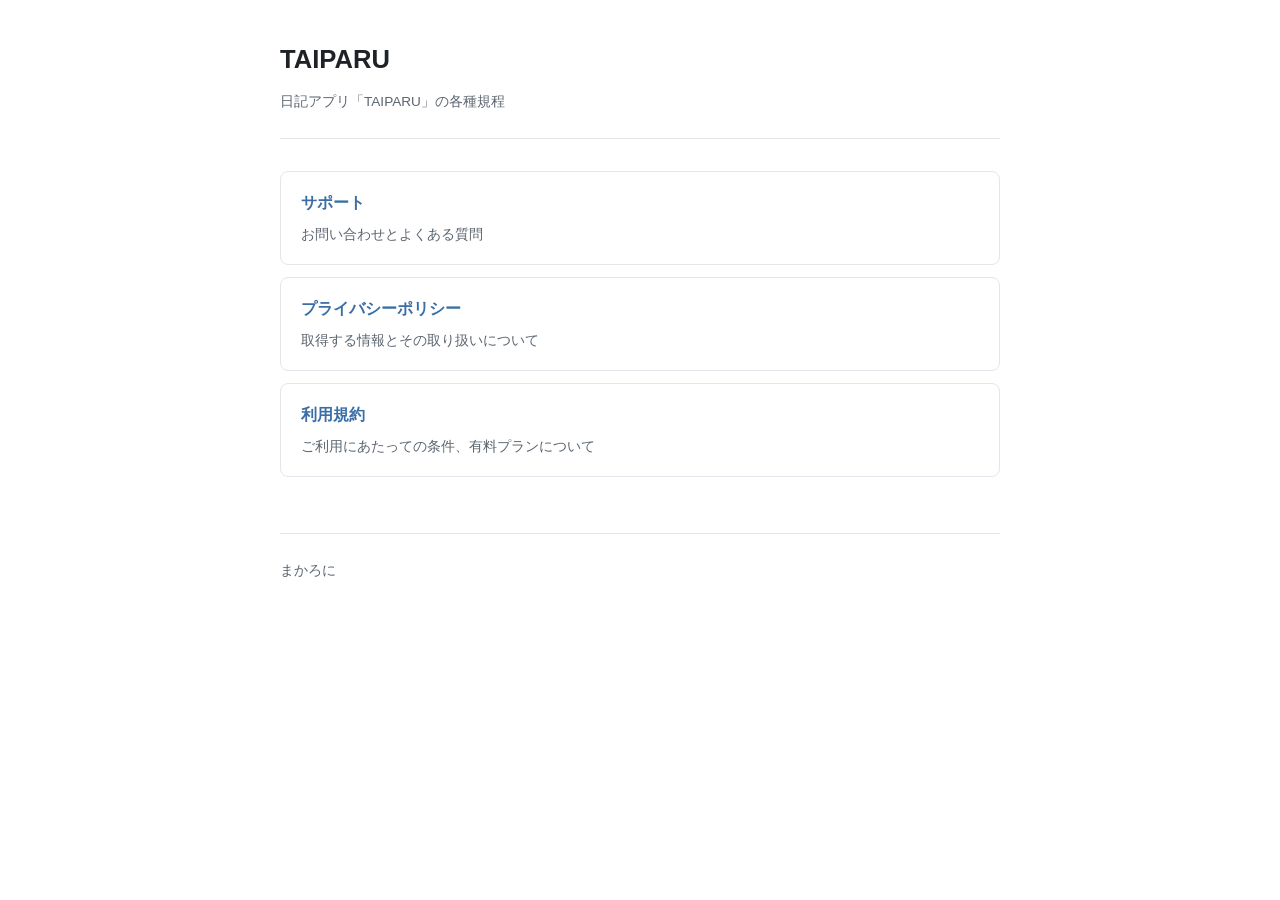
<file: index.html>
<!DOCTYPE html>
<html lang="ja">
<head>
<meta charset="UTF-8">
<meta name="viewport" content="width=device-width, initial-scale=1">
<meta name="robots" content="index, follow">
<title>TAIPARU</title>
<link rel="stylesheet" href="style.css">
</head>
<body>
<header>
  <h1>TAIPARU</h1>
  <p class="meta">日記アプリ「TAIPARU」の各種規程</p>
</header>

<main>
  <ul class="doc-list">
    <li>
      <a href="support.html">
        サポート
        <span>お問い合わせとよくある質問</span>
      </a>
    </li>
    <li>
      <a href="privacy-policy.html">
        プライバシーポリシー
        <span>取得する情報とその取り扱いについて</span>
      </a>
    </li>
    <li>
      <a href="terms-of-service.html">
        利用規約
        <span>ご利用にあたっての条件、有料プランについて</span>
      </a>
    </li>
  </ul>
</main>

<footer>
  <p>まかろに</p>
</footer>
</body>
</html>
</file>
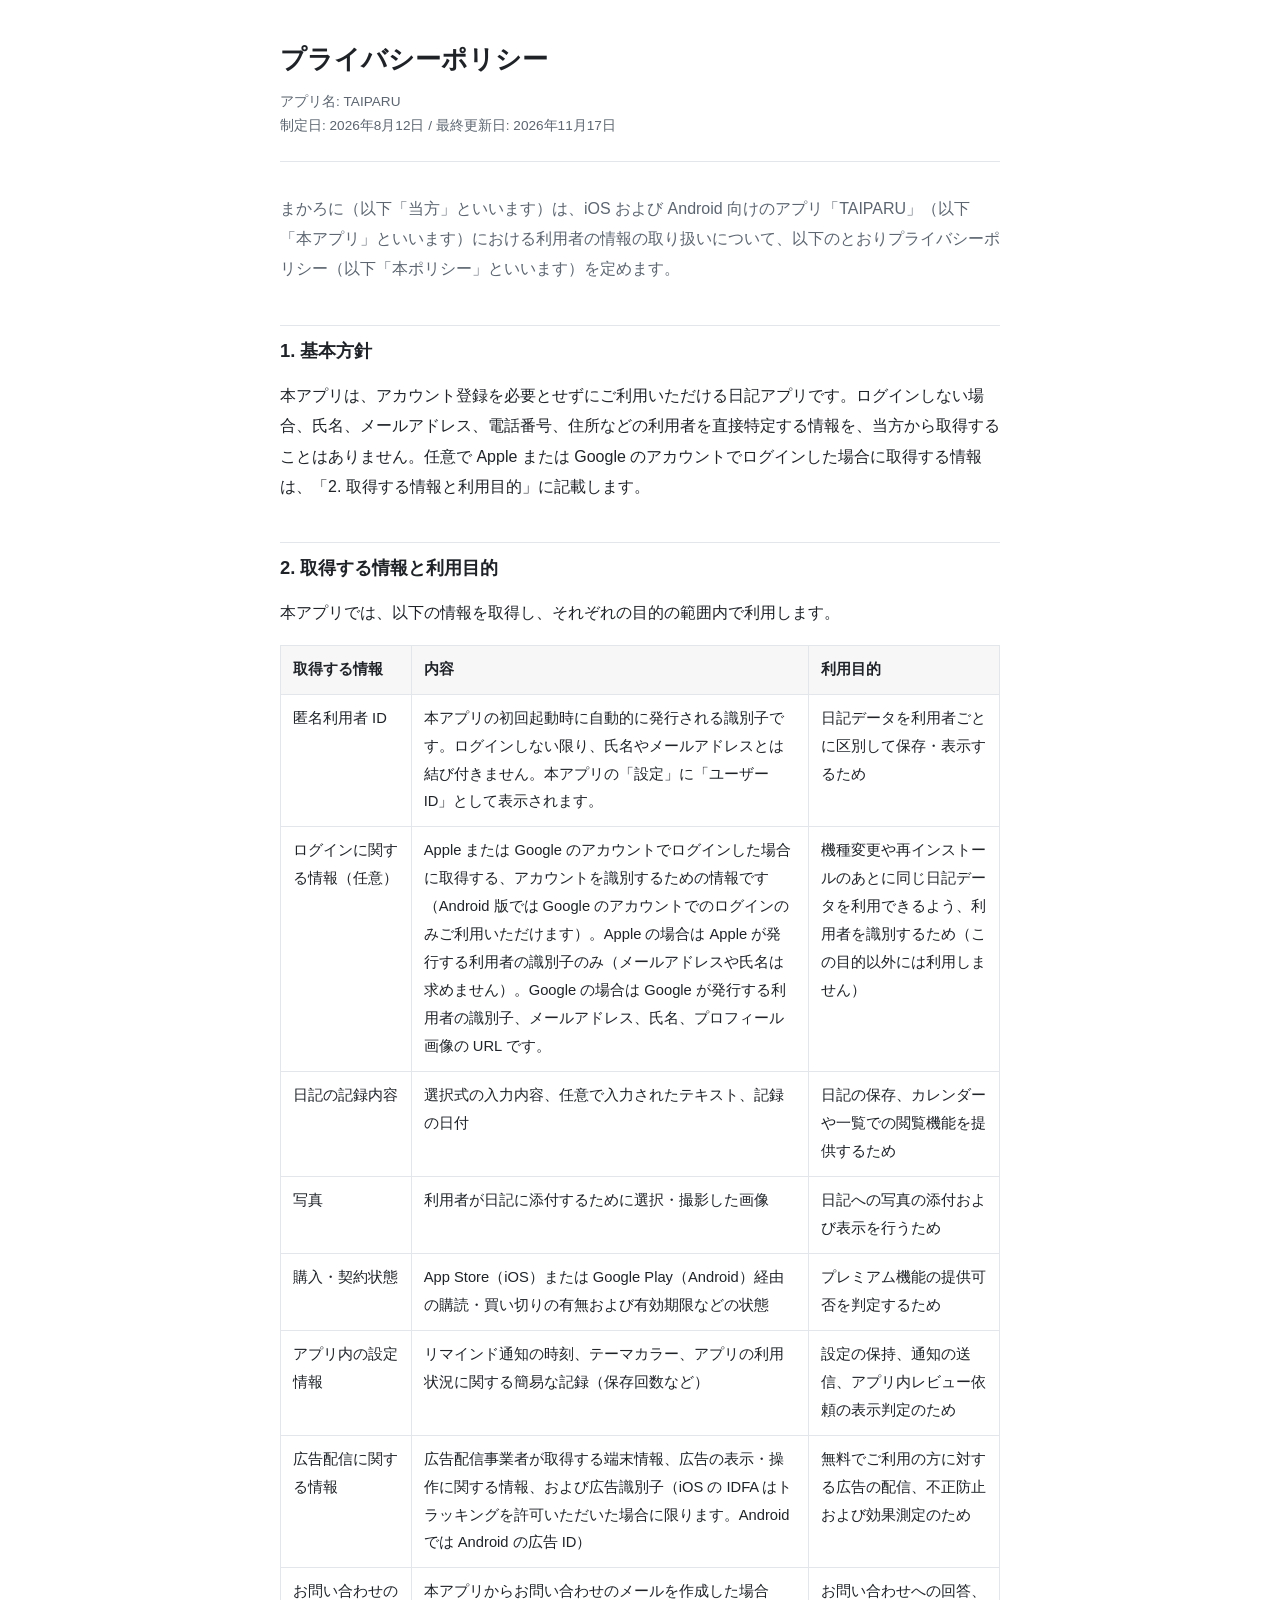
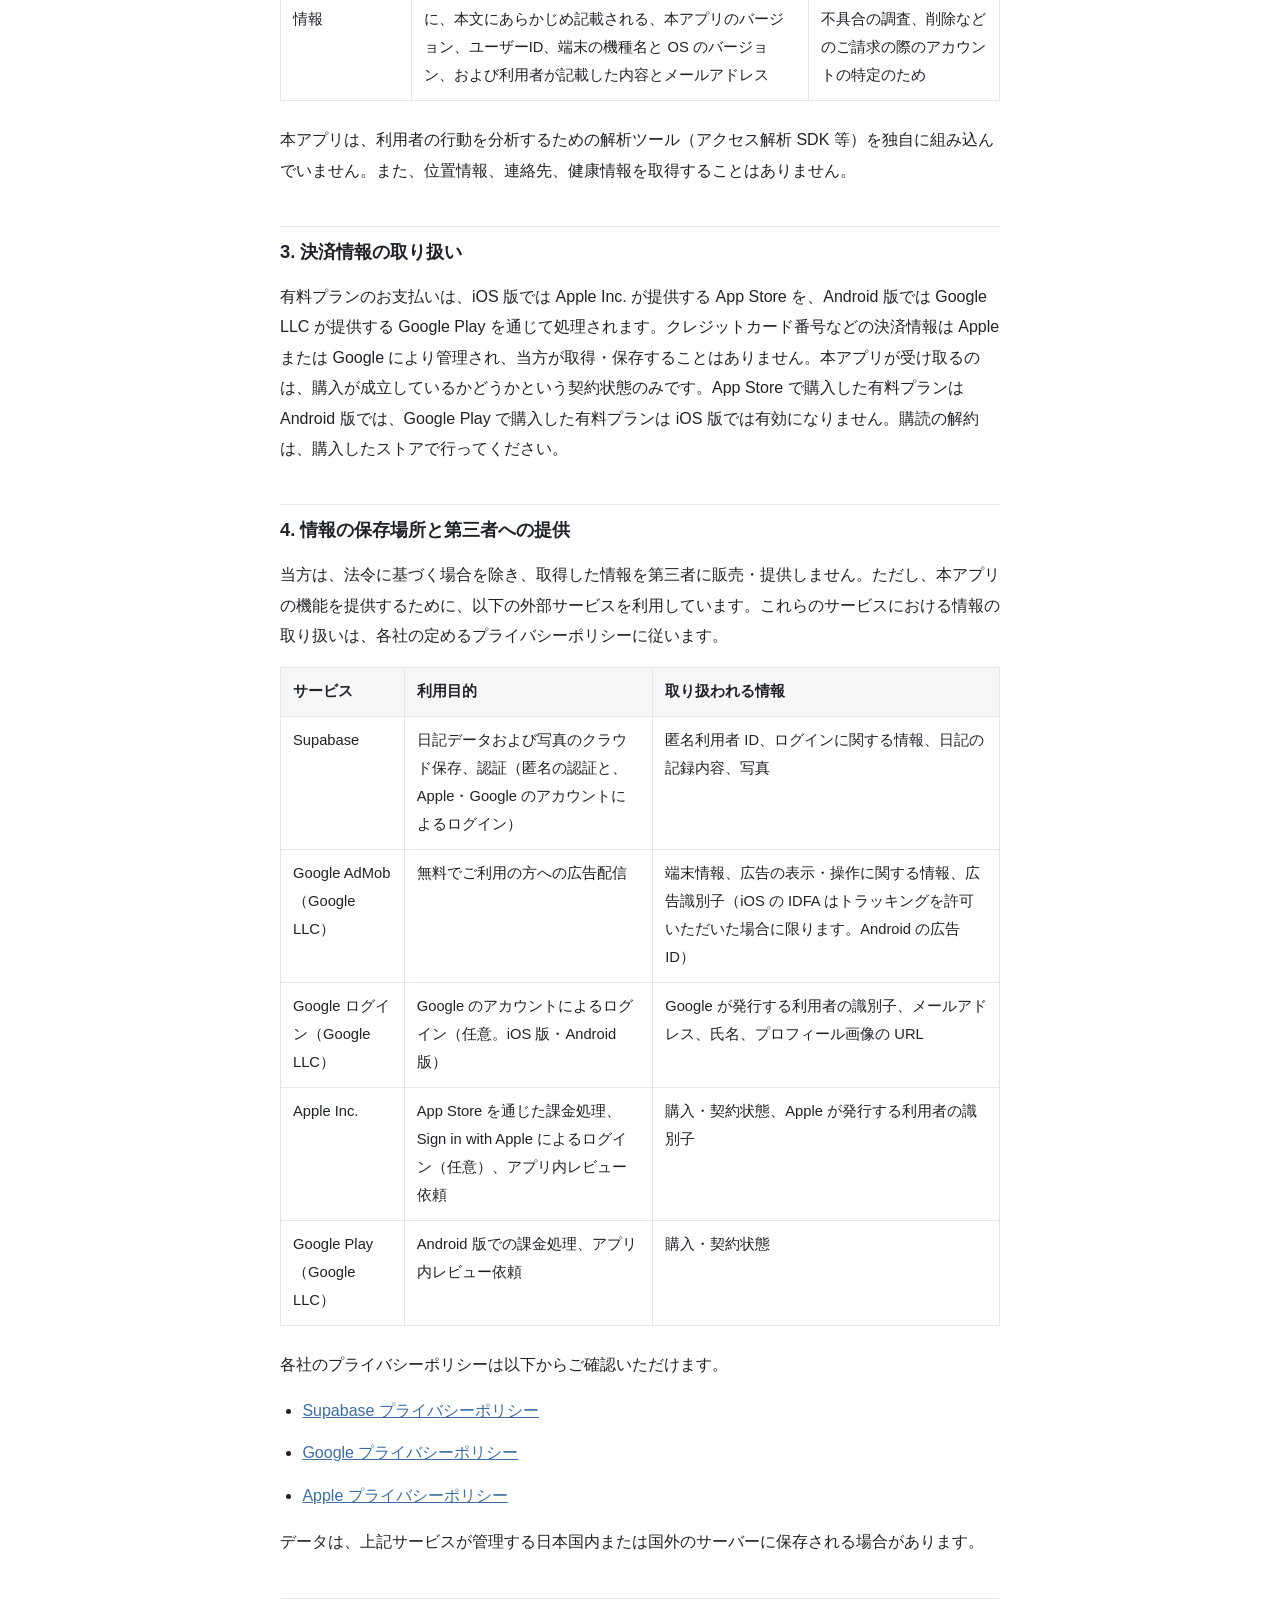
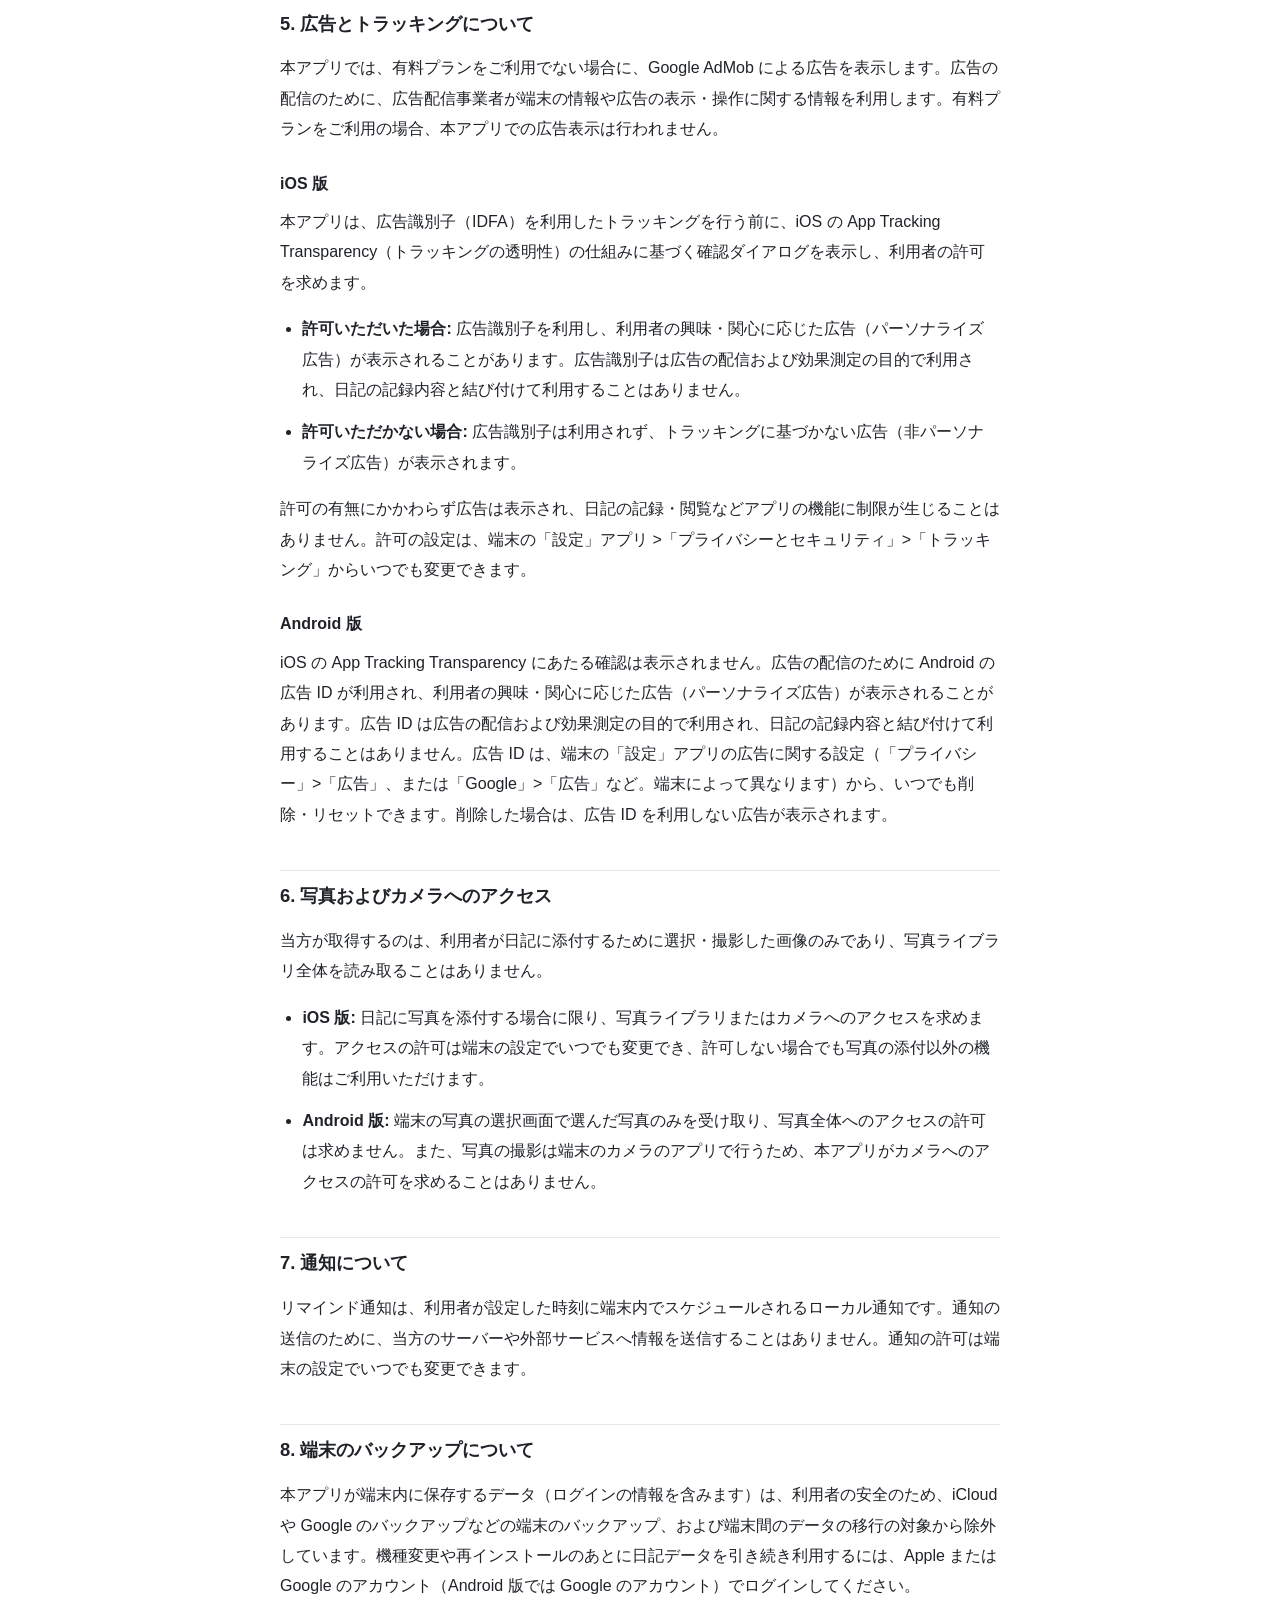
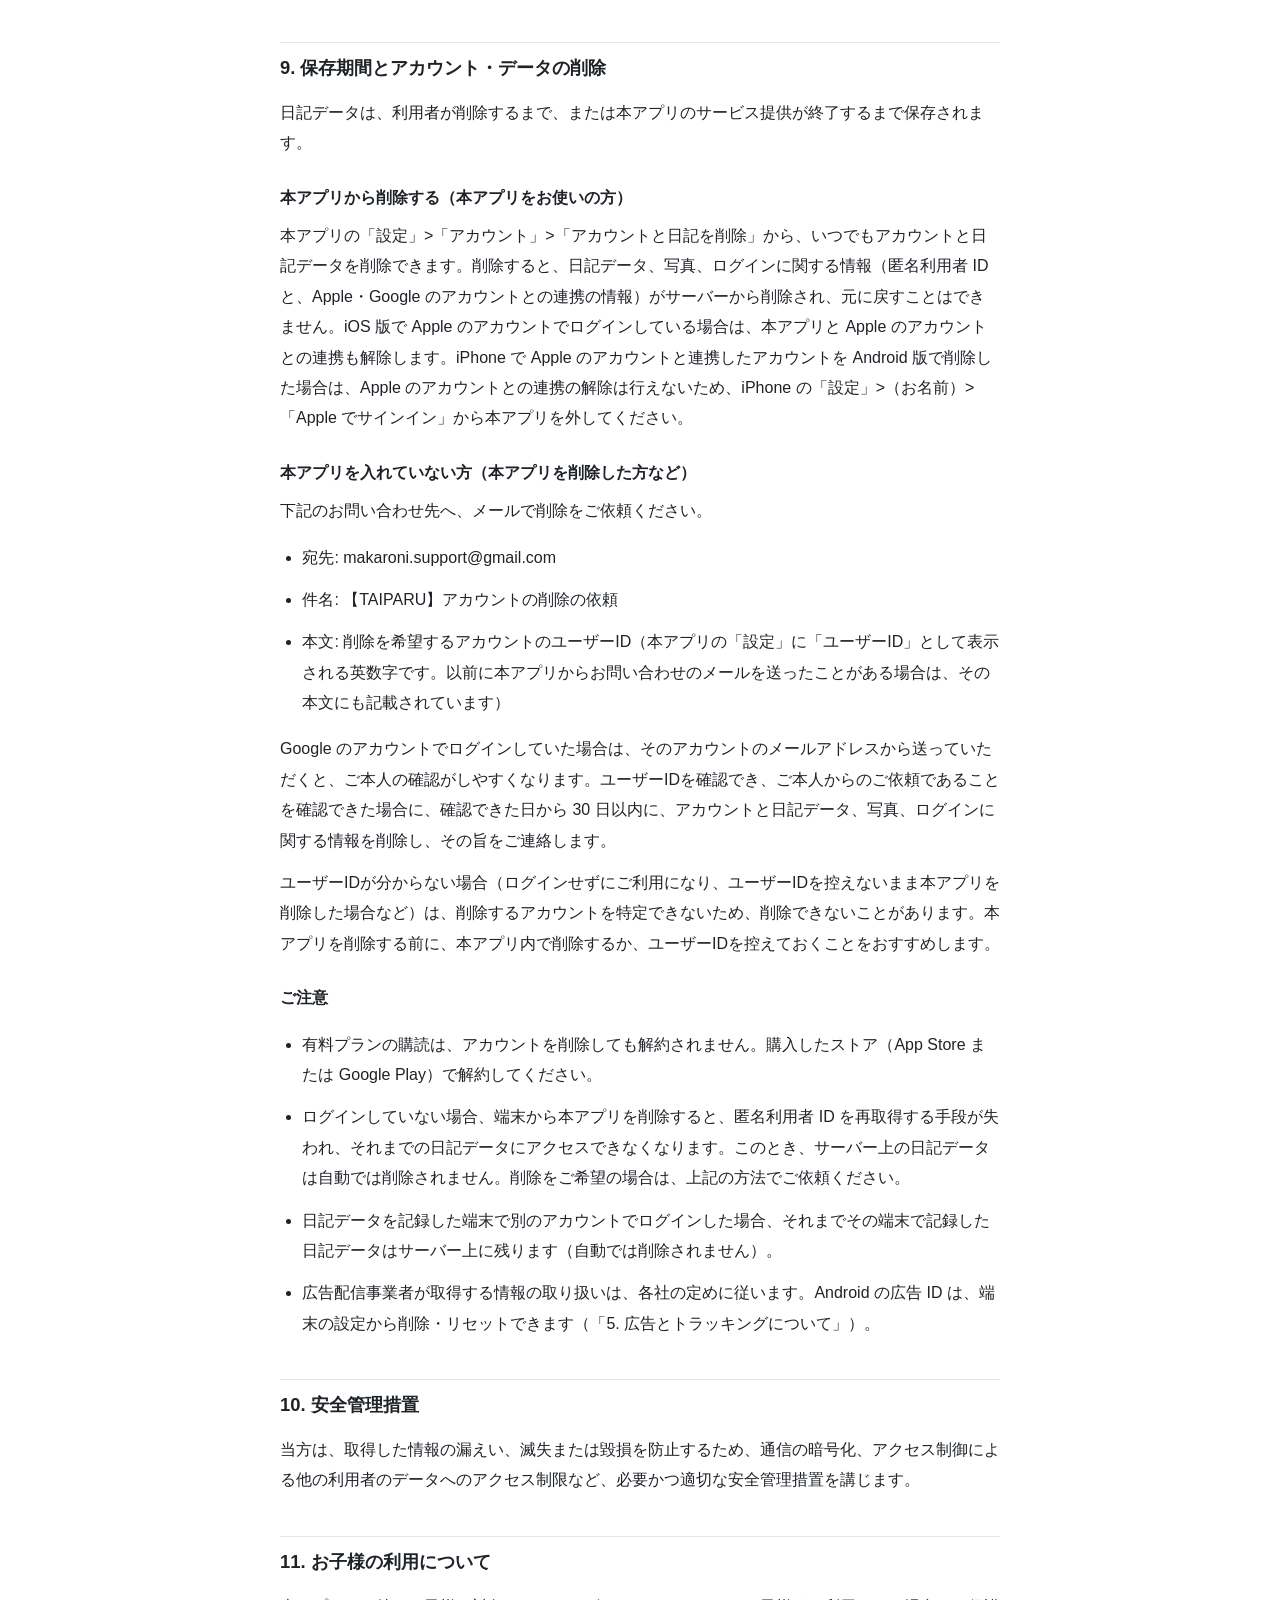
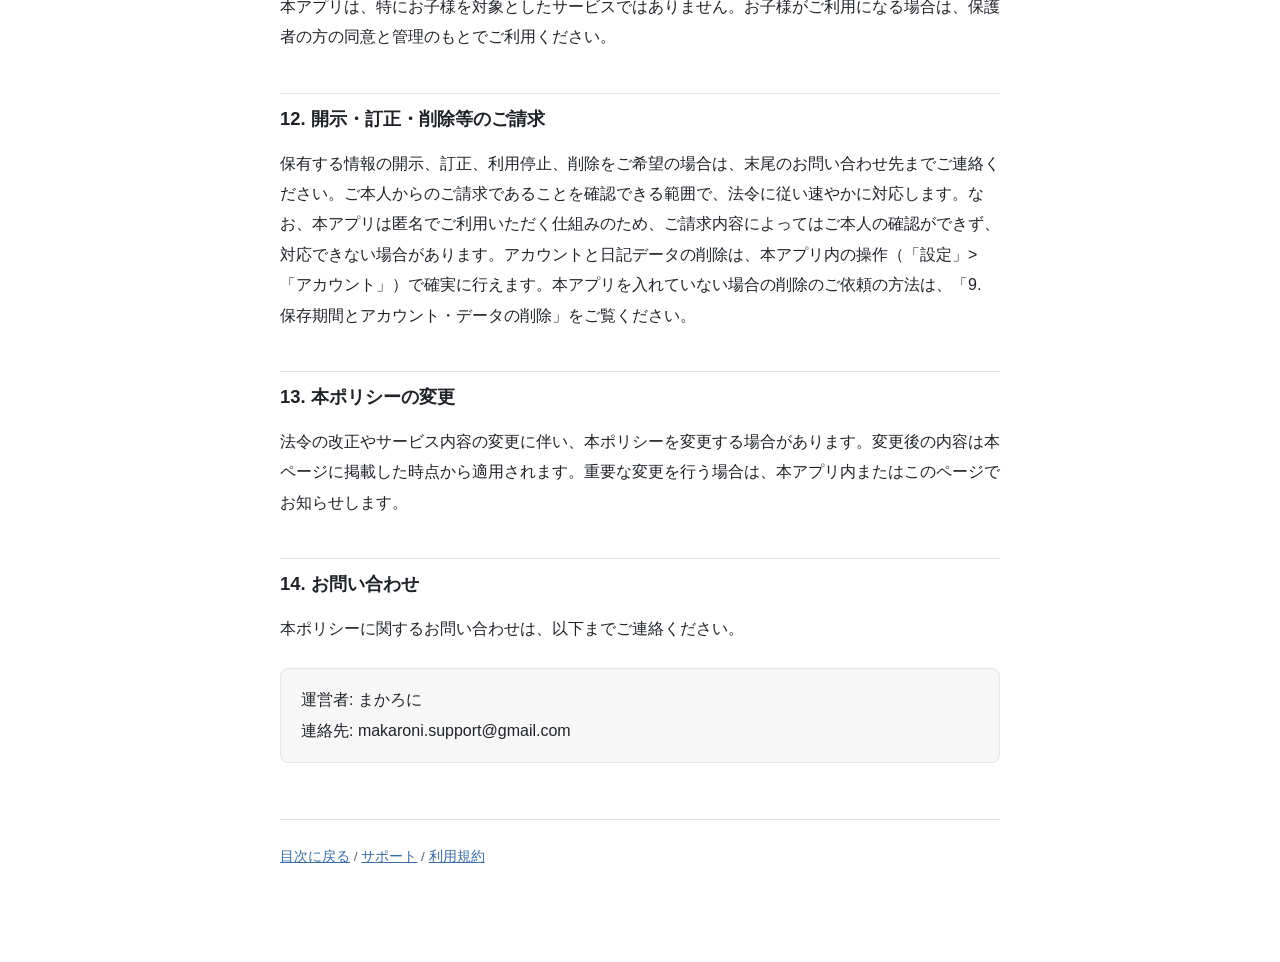
<file: privacy-policy.html>
<!DOCTYPE html>
<html lang="ja">
<head>
<meta charset="UTF-8">
<meta name="viewport" content="width=device-width, initial-scale=1">
<meta name="robots" content="index, follow">
<title>プライバシーポリシー | TAIPARU</title>
<link rel="stylesheet" href="style.css">
</head>
<body>
<header>
  <h1>プライバシーポリシー</h1>
  <p class="meta">
    アプリ名: TAIPARU<br>
    制定日: 2026年8月12日 / 最終更新日: 2026年11月17日
  </p>
</header>

<main>
  <p class="lead">
    まかろに（以下「当方」といいます）は、iOS および Android 向けのアプリ「TAIPARU」（以下「本アプリ」といいます）における利用者の情報の取り扱いについて、以下のとおりプライバシーポリシー（以下「本ポリシー」といいます）を定めます。
  </p>

  <h2>1. 基本方針</h2>
  <p>
    本アプリは、アカウント登録を必要とせずにご利用いただける日記アプリです。ログインしない場合、氏名、メールアドレス、電話番号、住所などの利用者を直接特定する情報を、当方から取得することはありません。任意で Apple または Google のアカウントでログインした場合に取得する情報は、「2. 取得する情報と利用目的」に記載します。
  </p>

  <h2>2. 取得する情報と利用目的</h2>
  <p>本アプリでは、以下の情報を取得し、それぞれの目的の範囲内で利用します。</p>

  <table>
    <thead>
      <tr>
        <th>取得する情報</th>
        <th>内容</th>
        <th>利用目的</th>
      </tr>
    </thead>
    <tbody>
      <tr>
        <td>匿名利用者 ID</td>
        <td>本アプリの初回起動時に自動的に発行される識別子です。ログインしない限り、氏名やメールアドレスとは結び付きません。本アプリの「設定」に「ユーザーID」として表示されます。</td>
        <td>日記データを利用者ごとに区別して保存・表示するため</td>
      </tr>
      <tr>
        <td>ログインに関する情報（任意）</td>
        <td>Apple または Google のアカウントでログインした場合に取得する、アカウントを識別するための情報です（Android 版では Google のアカウントでのログインのみご利用いただけます）。Apple の場合は Apple が発行する利用者の識別子のみ（メールアドレスや氏名は求めません）。Google の場合は Google が発行する利用者の識別子、メールアドレス、氏名、プロフィール画像の URL です。</td>
        <td>機種変更や再インストールのあとに同じ日記データを利用できるよう、利用者を識別するため（この目的以外には利用しません）</td>
      </tr>
      <tr>
        <td>日記の記録内容</td>
        <td>選択式の入力内容、任意で入力されたテキスト、記録の日付</td>
        <td>日記の保存、カレンダーや一覧での閲覧機能を提供するため</td>
      </tr>
      <tr>
        <td>写真</td>
        <td>利用者が日記に添付するために選択・撮影した画像</td>
        <td>日記への写真の添付および表示を行うため</td>
      </tr>
      <tr>
        <td>購入・契約状態</td>
        <td>App Store（iOS）または Google Play（Android）経由の購読・買い切りの有無および有効期限などの状態</td>
        <td>プレミアム機能の提供可否を判定するため</td>
      </tr>
      <tr>
        <td>アプリ内の設定情報</td>
        <td>リマインド通知の時刻、テーマカラー、アプリの利用状況に関する簡易な記録（保存回数など）</td>
        <td>設定の保持、通知の送信、アプリ内レビュー依頼の表示判定のため</td>
      </tr>
      <tr>
        <td>広告配信に関する情報</td>
        <td>広告配信事業者が取得する端末情報、広告の表示・操作に関する情報、および広告識別子（iOS の IDFA はトラッキングを許可いただいた場合に限ります。Android では Android の広告 ID）</td>
        <td>無料でご利用の方に対する広告の配信、不正防止および効果測定のため</td>
      </tr>
      <tr>
        <td>お問い合わせの情報</td>
        <td>本アプリからお問い合わせのメールを作成した場合に、本文にあらかじめ記載される、本アプリのバージョン、ユーザーID、端末の機種名と OS のバージョン、および利用者が記載した内容とメールアドレス</td>
        <td>お問い合わせへの回答、不具合の調査、削除などのご請求の際のアカウントの特定のため</td>
      </tr>
    </tbody>
  </table>

  <p>
    本アプリは、利用者の行動を分析するための解析ツール（アクセス解析 SDK 等）を独自に組み込んでいません。また、位置情報、連絡先、健康情報を取得することはありません。
  </p>

  <h2>3. 決済情報の取り扱い</h2>
  <p>
    有料プランのお支払いは、iOS 版では Apple Inc. が提供する App Store を、Android 版では Google LLC が提供する Google Play を通じて処理されます。クレジットカード番号などの決済情報は Apple または Google により管理され、当方が取得・保存することはありません。本アプリが受け取るのは、購入が成立しているかどうかという契約状態のみです。App Store で購入した有料プランは Android 版では、Google Play で購入した有料プランは iOS 版では有効になりません。購読の解約は、購入したストアで行ってください。
  </p>

  <h2>4. 情報の保存場所と第三者への提供</h2>
  <p>
    当方は、法令に基づく場合を除き、取得した情報を第三者に販売・提供しません。ただし、本アプリの機能を提供するために、以下の外部サービスを利用しています。これらのサービスにおける情報の取り扱いは、各社の定めるプライバシーポリシーに従います。
  </p>

  <table>
    <thead>
      <tr>
        <th>サービス</th>
        <th>利用目的</th>
        <th>取り扱われる情報</th>
      </tr>
    </thead>
    <tbody>
      <tr>
        <td>Supabase</td>
        <td>日記データおよび写真のクラウド保存、認証（匿名の認証と、Apple・Google のアカウントによるログイン）</td>
        <td>匿名利用者 ID、ログインに関する情報、日記の記録内容、写真</td>
      </tr>
      <tr>
        <td>Google AdMob（Google LLC）</td>
        <td>無料でご利用の方への広告配信</td>
        <td>端末情報、広告の表示・操作に関する情報、広告識別子（iOS の IDFA はトラッキングを許可いただいた場合に限ります。Android の広告 ID）</td>
      </tr>
      <tr>
        <td>Google ログイン（Google LLC）</td>
        <td>Google のアカウントによるログイン（任意。iOS 版・Android 版）</td>
        <td>Google が発行する利用者の識別子、メールアドレス、氏名、プロフィール画像の URL</td>
      </tr>
      <tr>
        <td>Apple Inc.</td>
        <td>App Store を通じた課金処理、Sign in with Apple によるログイン（任意）、アプリ内レビュー依頼</td>
        <td>購入・契約状態、Apple が発行する利用者の識別子</td>
      </tr>
      <tr>
        <td>Google Play（Google LLC）</td>
        <td>Android 版での課金処理、アプリ内レビュー依頼</td>
        <td>購入・契約状態</td>
      </tr>
    </tbody>
  </table>

  <p>
    各社のプライバシーポリシーは以下からご確認いただけます。
  </p>
  <ul>
    <li><a href="https://supabase.com/privacy" target="_blank" rel="noopener">Supabase プライバシーポリシー</a></li>
    <li><a href="https://policies.google.com/privacy" target="_blank" rel="noopener">Google プライバシーポリシー</a></li>
    <li><a href="https://www.apple.com/legal/privacy/ja/" target="_blank" rel="noopener">Apple プライバシーポリシー</a></li>
  </ul>

  <p>
    データは、上記サービスが管理する日本国内または国外のサーバーに保存される場合があります。
  </p>

  <h2>5. 広告とトラッキングについて</h2>
  <p>
    本アプリでは、有料プランをご利用でない場合に、Google AdMob による広告を表示します。広告の配信のために、広告配信事業者が端末の情報や広告の表示・操作に関する情報を利用します。有料プランをご利用の場合、本アプリでの広告表示は行われません。
  </p>

  <h3>iOS 版</h3>
  <p>
    本アプリは、広告識別子（IDFA）を利用したトラッキングを行う前に、iOS の App Tracking Transparency（トラッキングの透明性）の仕組みに基づく確認ダイアログを表示し、利用者の許可を求めます。
  </p>
  <ul>
    <li><strong>許可いただいた場合:</strong> 広告識別子を利用し、利用者の興味・関心に応じた広告（パーソナライズ広告）が表示されることがあります。広告識別子は広告の配信および効果測定の目的で利用され、日記の記録内容と結び付けて利用することはありません。</li>
    <li><strong>許可いただかない場合:</strong> 広告識別子は利用されず、トラッキングに基づかない広告（非パーソナライズ広告）が表示されます。</li>
  </ul>
  <p>
    許可の有無にかかわらず広告は表示され、日記の記録・閲覧などアプリの機能に制限が生じることはありません。許可の設定は、端末の「設定」アプリ &gt;「プライバシーとセキュリティ」&gt;「トラッキング」からいつでも変更できます。
  </p>

  <h3>Android 版</h3>
  <p>
    iOS の App Tracking Transparency にあたる確認は表示されません。広告の配信のために Android の広告 ID が利用され、利用者の興味・関心に応じた広告（パーソナライズ広告）が表示されることがあります。広告 ID は広告の配信および効果測定の目的で利用され、日記の記録内容と結び付けて利用することはありません。広告 ID は、端末の「設定」アプリの広告に関する設定（「プライバシー」&gt;「広告」、または「Google」&gt;「広告」など。端末によって異なります）から、いつでも削除・リセットできます。削除した場合は、広告 ID を利用しない広告が表示されます。
  </p>

  <h2>6. 写真およびカメラへのアクセス</h2>
  <p>
    当方が取得するのは、利用者が日記に添付するために選択・撮影した画像のみであり、写真ライブラリ全体を読み取ることはありません。
  </p>
  <ul>
    <li><strong>iOS 版:</strong> 日記に写真を添付する場合に限り、写真ライブラリまたはカメラへのアクセスを求めます。アクセスの許可は端末の設定でいつでも変更でき、許可しない場合でも写真の添付以外の機能はご利用いただけます。</li>
    <li><strong>Android 版:</strong> 端末の写真の選択画面で選んだ写真のみを受け取り、写真全体へのアクセスの許可は求めません。また、写真の撮影は端末のカメラのアプリで行うため、本アプリがカメラへのアクセスの許可を求めることはありません。</li>
  </ul>

  <h2>7. 通知について</h2>
  <p>
    リマインド通知は、利用者が設定した時刻に端末内でスケジュールされるローカル通知です。通知の送信のために、当方のサーバーや外部サービスへ情報を送信することはありません。通知の許可は端末の設定でいつでも変更できます。
  </p>

  <h2>8. 端末のバックアップについて</h2>
  <p>
    本アプリが端末内に保存するデータ（ログインの情報を含みます）は、利用者の安全のため、iCloud や Google のバックアップなどの端末のバックアップ、および端末間のデータの移行の対象から除外しています。機種変更や再インストールのあとに日記データを引き続き利用するには、Apple または Google のアカウント（Android 版では Google のアカウント）でログインしてください。
  </p>

  <h2 id="account-deletion">9. 保存期間とアカウント・データの削除</h2>
  <p>
    日記データは、利用者が削除するまで、または本アプリのサービス提供が終了するまで保存されます。
  </p>

  <h3>本アプリから削除する（本アプリをお使いの方）</h3>
  <p>
    本アプリの「設定」&gt;「アカウント」&gt;「アカウントと日記を削除」から、いつでもアカウントと日記データを削除できます。削除すると、日記データ、写真、ログインに関する情報（匿名利用者 ID と、Apple・Google のアカウントとの連携の情報）がサーバーから削除され、元に戻すことはできません。iOS 版で Apple のアカウントでログインしている場合は、本アプリと Apple のアカウントとの連携も解除します。iPhone で Apple のアカウントと連携したアカウントを Android 版で削除した場合は、Apple のアカウントとの連携の解除は行えないため、iPhone の「設定」&gt;（お名前）&gt;「Apple でサインイン」から本アプリを外してください。
  </p>

  <h3>本アプリを入れていない方（本アプリを削除した方など）</h3>
  <p>
    下記のお問い合わせ先へ、メールで削除をご依頼ください。
  </p>
  <ul>
    <li>宛先: makaroni.support@gmail.com</li>
    <li>件名: 【TAIPARU】アカウントの削除の依頼</li>
    <li>本文: 削除を希望するアカウントのユーザーID（本アプリの「設定」に「ユーザーID」として表示される英数字です。以前に本アプリからお問い合わせのメールを送ったことがある場合は、その本文にも記載されています）</li>
  </ul>
  <p>
    Google のアカウントでログインしていた場合は、そのアカウントのメールアドレスから送っていただくと、ご本人の確認がしやすくなります。ユーザーIDを確認でき、ご本人からのご依頼であることを確認できた場合に、確認できた日から 30 日以内に、アカウントと日記データ、写真、ログインに関する情報を削除し、その旨をご連絡します。
  </p>
  <p>
    ユーザーIDが分からない場合（ログインせずにご利用になり、ユーザーIDを控えないまま本アプリを削除した場合など）は、削除するアカウントを特定できないため、削除できないことがあります。本アプリを削除する前に、本アプリ内で削除するか、ユーザーIDを控えておくことをおすすめします。
  </p>

  <h3>ご注意</h3>
  <ul>
    <li>有料プランの購読は、アカウントを削除しても解約されません。購入したストア（App Store または Google Play）で解約してください。</li>
    <li>ログインしていない場合、端末から本アプリを削除すると、匿名利用者 ID を再取得する手段が失われ、それまでの日記データにアクセスできなくなります。このとき、サーバー上の日記データは自動では削除されません。削除をご希望の場合は、上記の方法でご依頼ください。</li>
    <li>日記データを記録した端末で別のアカウントでログインした場合、それまでその端末で記録した日記データはサーバー上に残ります（自動では削除されません）。</li>
    <li>広告配信事業者が取得する情報の取り扱いは、各社の定めに従います。Android の広告 ID は、端末の設定から削除・リセットできます（「5. 広告とトラッキングについて」）。</li>
  </ul>

  <h2>10. 安全管理措置</h2>
  <p>
    当方は、取得した情報の漏えい、滅失または毀損を防止するため、通信の暗号化、アクセス制御による他の利用者のデータへのアクセス制限など、必要かつ適切な安全管理措置を講じます。
  </p>

  <h2>11. お子様の利用について</h2>
  <p>
    本アプリは、特にお子様を対象としたサービスではありません。お子様がご利用になる場合は、保護者の方の同意と管理のもとでご利用ください。
  </p>

  <h2>12. 開示・訂正・削除等のご請求</h2>
  <p>
    保有する情報の開示、訂正、利用停止、削除をご希望の場合は、末尾のお問い合わせ先までご連絡ください。ご本人からのご請求であることを確認できる範囲で、法令に従い速やかに対応します。なお、本アプリは匿名でご利用いただく仕組みのため、ご請求内容によってはご本人の確認ができず、対応できない場合があります。アカウントと日記データの削除は、本アプリ内の操作（「設定」&gt;「アカウント」）で確実に行えます。本アプリを入れていない場合の削除のご依頼の方法は、「9. 保存期間とアカウント・データの削除」をご覧ください。
  </p>

  <h2>13. 本ポリシーの変更</h2>
  <p>
    法令の改正やサービス内容の変更に伴い、本ポリシーを変更する場合があります。変更後の内容は本ページに掲載した時点から適用されます。重要な変更を行う場合は、本アプリ内またはこのページでお知らせします。
  </p>

  <h2>14. お問い合わせ</h2>
  <p>
    本ポリシーに関するお問い合わせは、以下までご連絡ください。
  </p>
  <div class="note">
    <p>
      運営者: まかろに<br>
      連絡先: makaroni.support@gmail.com
    </p>
  </div>
</main>

<footer>
  <p><a href="index.html">目次に戻る</a> / <a href="support.html">サポート</a> / <a href="terms-of-service.html">利用規約</a></p>
</footer>
</body>
</html>
</file>
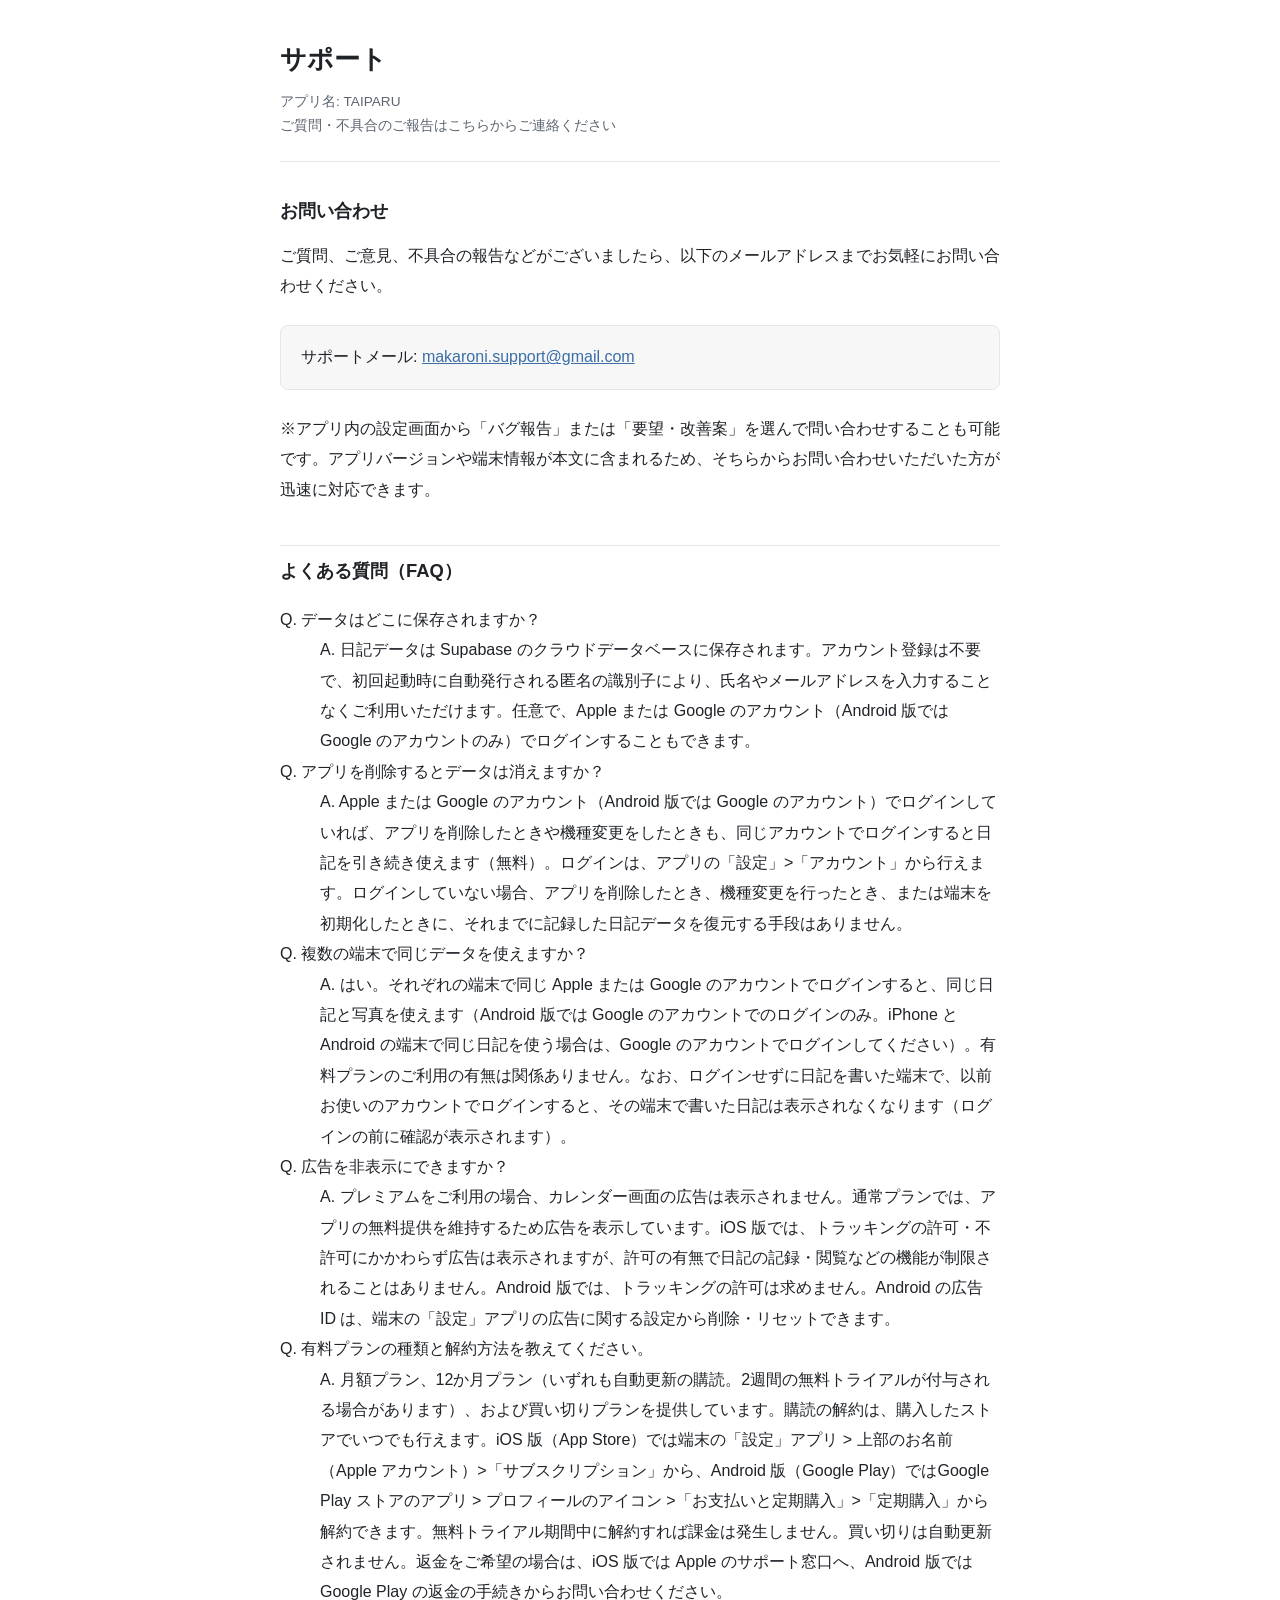
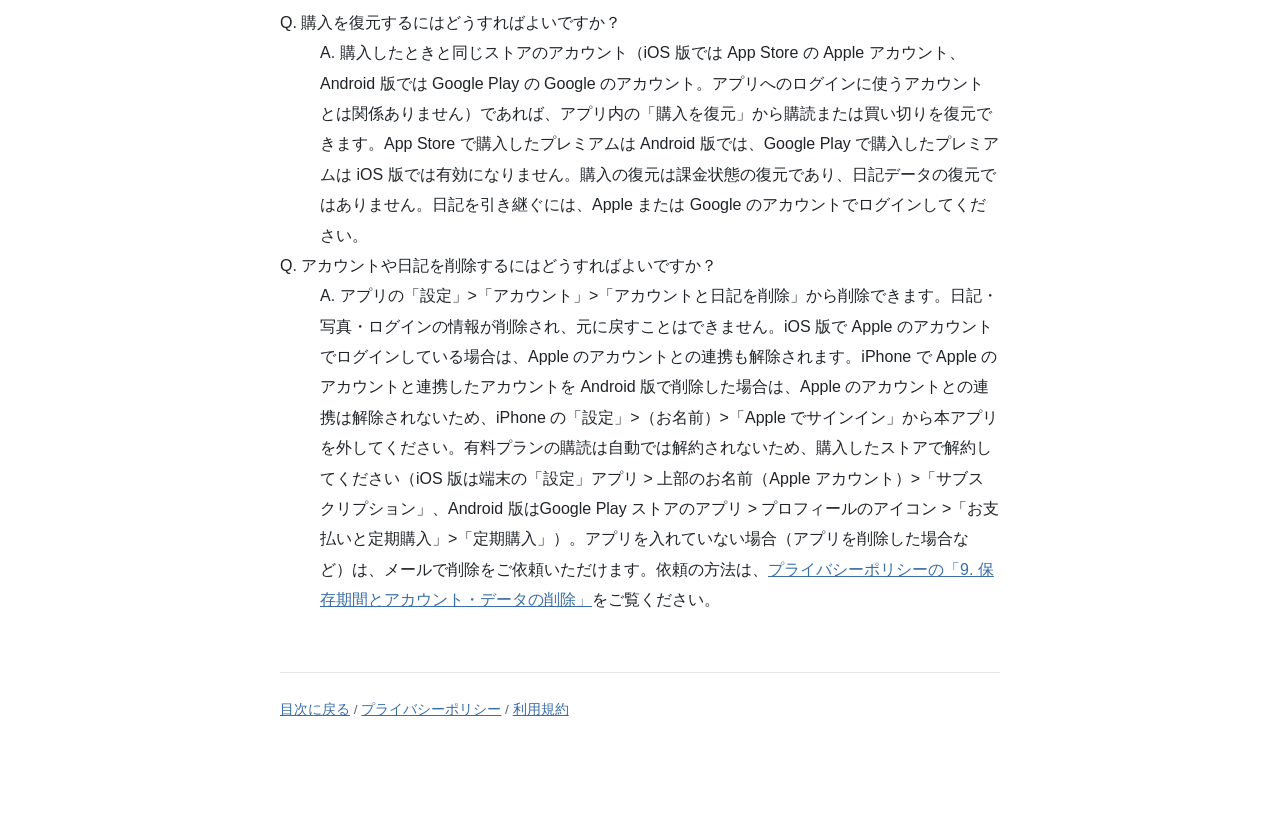
<file: support.html>
<!DOCTYPE html>
<html lang="ja">
<head>
<meta charset="UTF-8">
<meta name="viewport" content="width=device-width, initial-scale=1">
<meta name="robots" content="index, follow">
<title>サポート | TAIPARU</title>
<link rel="stylesheet" href="style.css">
</head>
<body>
<header>
  <h1>サポート</h1>
  <p class="meta">
    アプリ名: TAIPARU<br>
    ご質問・不具合のご報告はこちらからご連絡ください
  </p>
</header>

<main>
  <h2>お問い合わせ</h2>
  <p>
    ご質問、ご意見、不具合の報告などがございましたら、以下のメールアドレスまでお気軽にお問い合わせください。
  </p>
  <div class="note">
    <p>
      サポートメール:
      <a href="mailto:makaroni.support@gmail.com">makaroni.support@gmail.com</a>
    </p>
  </div>
  <p>
    ※アプリ内の設定画面から「バグ報告」または「要望・改善案」を選んで問い合わせすることも可能です。アプリバージョンや端末情報が本文に含まれるため、そちらからお問い合わせいただいた方が迅速に対応できます。
  </p>

  <h2>よくある質問（FAQ）</h2>

  <dl class="faq">
    <dt>Q. データはどこに保存されますか？</dt>
    <dd>
      A. 日記データは Supabase のクラウドデータベースに保存されます。アカウント登録は不要で、初回起動時に自動発行される匿名の識別子により、氏名やメールアドレスを入力することなくご利用いただけます。任意で、Apple または Google のアカウント（Android 版では Google のアカウントのみ）でログインすることもできます。
    </dd>

    <dt>Q. アプリを削除するとデータは消えますか？</dt>
    <dd>
      A. Apple または Google のアカウント（Android 版では Google のアカウント）でログインしていれば、アプリを削除したときや機種変更をしたときも、同じアカウントでログインすると日記を引き続き使えます（無料）。ログインは、アプリの「設定」&gt;「アカウント」から行えます。ログインしていない場合、アプリを削除したとき、機種変更を行ったとき、または端末を初期化したときに、それまでに記録した日記データを復元する手段はありません。
    </dd>

    <dt>Q. 複数の端末で同じデータを使えますか？</dt>
    <dd>
      A. はい。それぞれの端末で同じ Apple または Google のアカウントでログインすると、同じ日記と写真を使えます（Android 版では Google のアカウントでのログインのみ。iPhone と Android の端末で同じ日記を使う場合は、Google のアカウントでログインしてください）。有料プランのご利用の有無は関係ありません。なお、ログインせずに日記を書いた端末で、以前お使いのアカウントでログインすると、その端末で書いた日記は表示されなくなります（ログインの前に確認が表示されます）。
    </dd>

    <dt>Q. 広告を非表示にできますか？</dt>
    <dd>
      A. プレミアムをご利用の場合、カレンダー画面の広告は表示されません。通常プランでは、アプリの無料提供を維持するため広告を表示しています。iOS 版では、トラッキングの許可・不許可にかかわらず広告は表示されますが、許可の有無で日記の記録・閲覧などの機能が制限されることはありません。Android 版では、トラッキングの許可は求めません。Android の広告 ID は、端末の「設定」アプリの広告に関する設定から削除・リセットできます。
    </dd>

    <dt>Q. 有料プランの種類と解約方法を教えてください。</dt>
    <dd>
      A. 月額プラン、12か月プラン（いずれも自動更新の購読。2週間の無料トライアルが付与される場合があります）、および買い切りプランを提供しています。購読の解約は、購入したストアでいつでも行えます。iOS 版（App Store）では端末の「設定」アプリ &gt; 上部のお名前（Apple アカウント）&gt;「サブスクリプション」から、Android 版（Google Play）ではGoogle Play ストアのアプリ &gt; プロフィールのアイコン &gt;「お支払いと定期購入」&gt;「定期購入」から解約できます。無料トライアル期間中に解約すれば課金は発生しません。買い切りは自動更新されません。返金をご希望の場合は、iOS 版では Apple のサポート窓口へ、Android 版では Google Play の返金の手続きからお問い合わせください。
    </dd>

    <dt>Q. 購入を復元するにはどうすればよいですか？</dt>
    <dd>
      A. 購入したときと同じストアのアカウント（iOS 版では App Store の Apple アカウント、Android 版では Google Play の Google のアカウント。アプリへのログインに使うアカウントとは関係ありません）であれば、アプリ内の「購入を復元」から購読または買い切りを復元できます。App Store で購入したプレミアムは Android 版では、Google Play で購入したプレミアムは iOS 版では有効になりません。購入の復元は課金状態の復元であり、日記データの復元ではありません。日記を引き継ぐには、Apple または Google のアカウントでログインしてください。
    </dd>

    <dt>Q. アカウントや日記を削除するにはどうすればよいですか？</dt>
    <dd>
      A. アプリの「設定」&gt;「アカウント」&gt;「アカウントと日記を削除」から削除できます。日記・写真・ログインの情報が削除され、元に戻すことはできません。iOS 版で Apple のアカウントでログインしている場合は、Apple のアカウントとの連携も解除されます。iPhone で Apple のアカウントと連携したアカウントを Android 版で削除した場合は、Apple のアカウントとの連携は解除されないため、iPhone の「設定」&gt;（お名前）&gt;「Apple でサインイン」から本アプリを外してください。有料プランの購読は自動では解約されないため、購入したストアで解約してください（iOS 版は端末の「設定」アプリ &gt; 上部のお名前（Apple アカウント）&gt;「サブスクリプション」、Android 版はGoogle Play ストアのアプリ &gt; プロフィールのアイコン &gt;「お支払いと定期購入」&gt;「定期購入」）。アプリを入れていない場合（アプリを削除した場合など）は、メールで削除をご依頼いただけます。依頼の方法は、<a href="privacy-policy.html#account-deletion">プライバシーポリシーの「9. 保存期間とアカウント・データの削除」</a>をご覧ください。
    </dd>
  </dl>
</main>

<footer>
  <p>
    <a href="index.html">目次に戻る</a>
    /
    <a href="privacy-policy.html">プライバシーポリシー</a>
    /
    <a href="terms-of-service.html">利用規約</a>
  </p>
</footer>
</body>
</html>
</file>
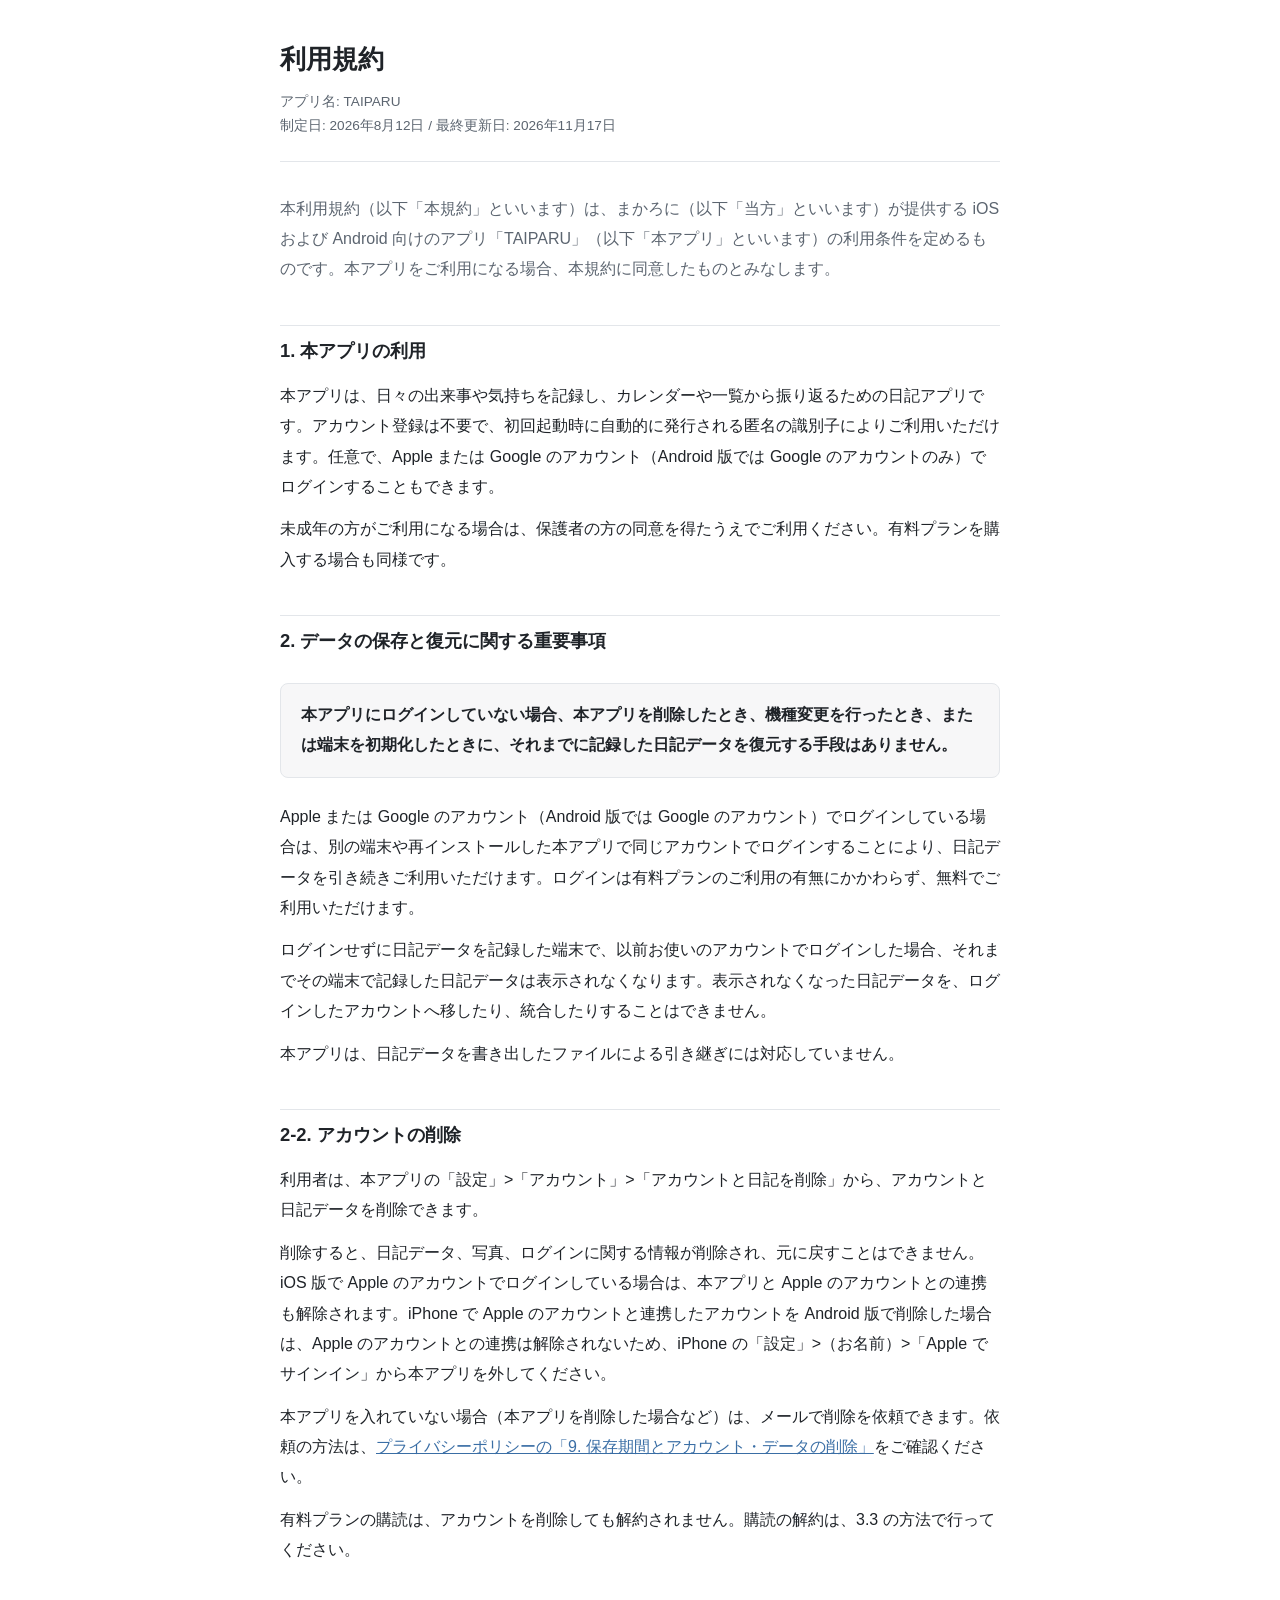
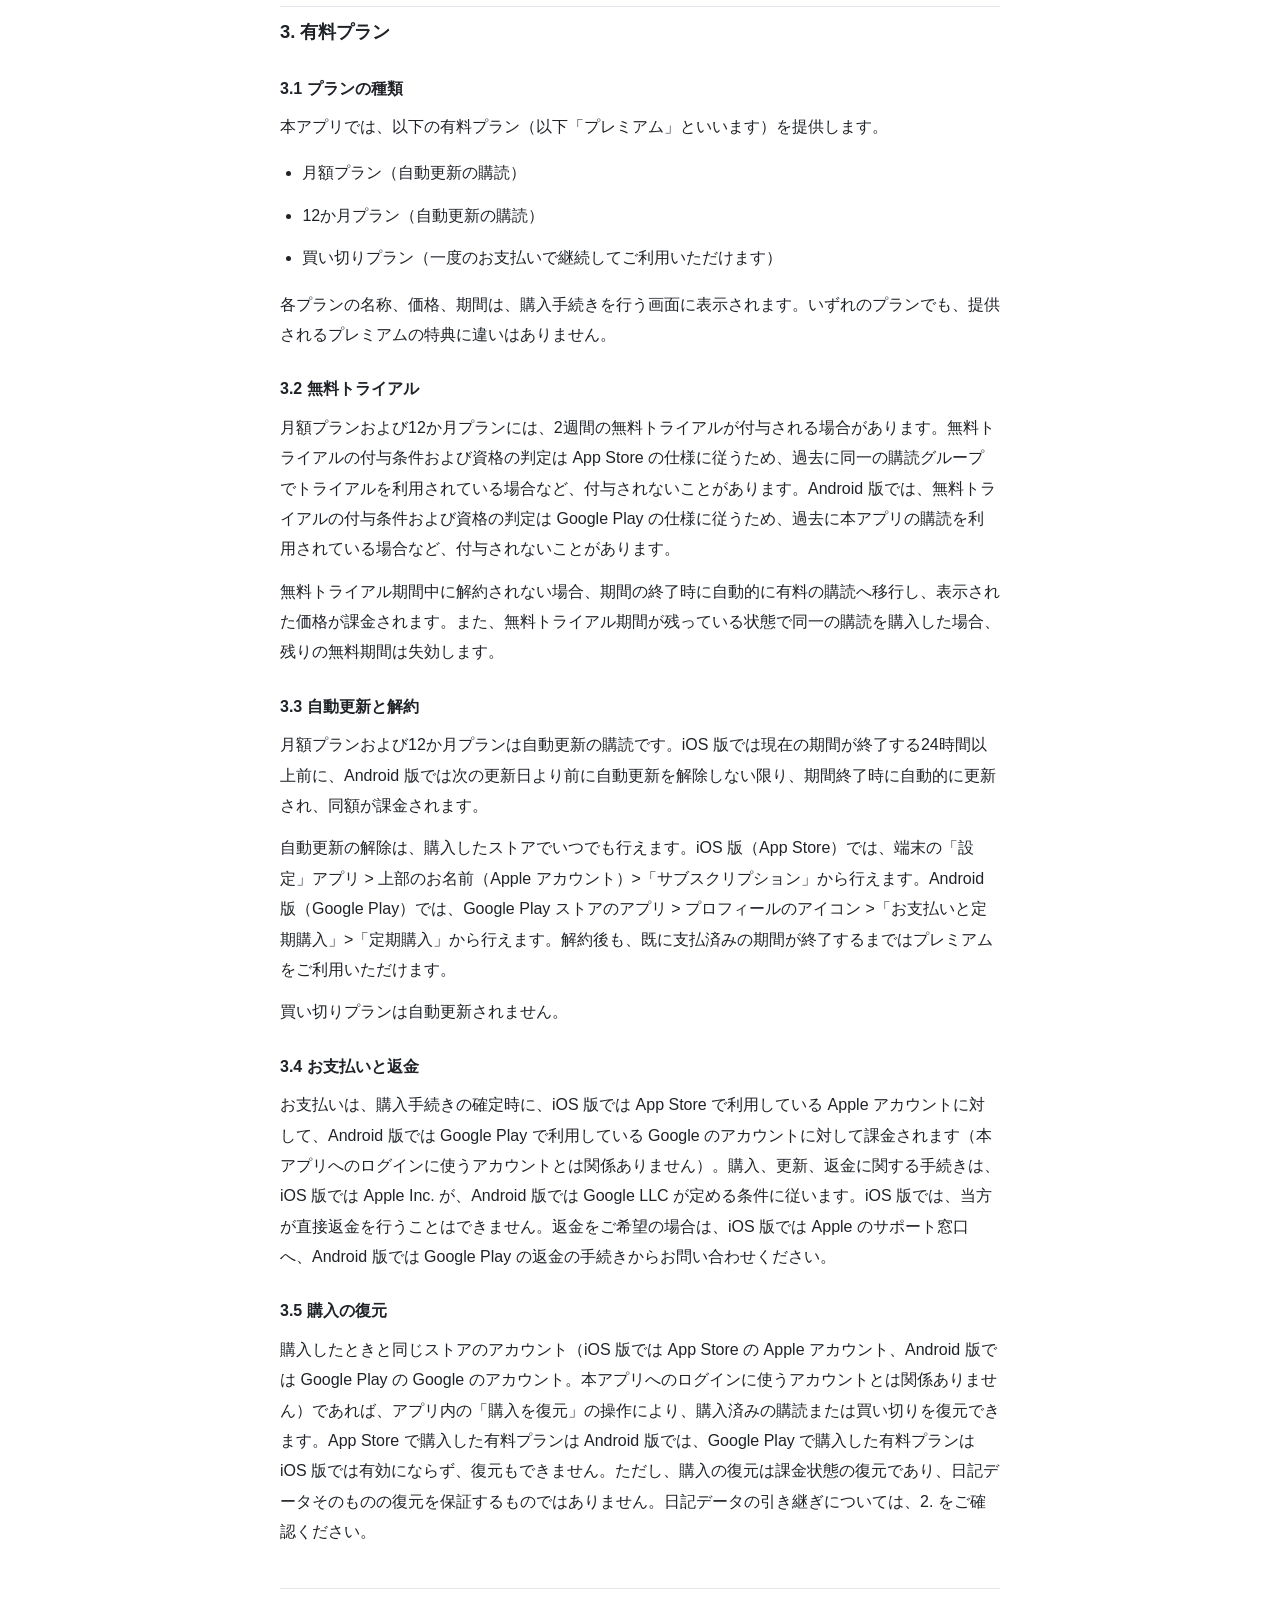
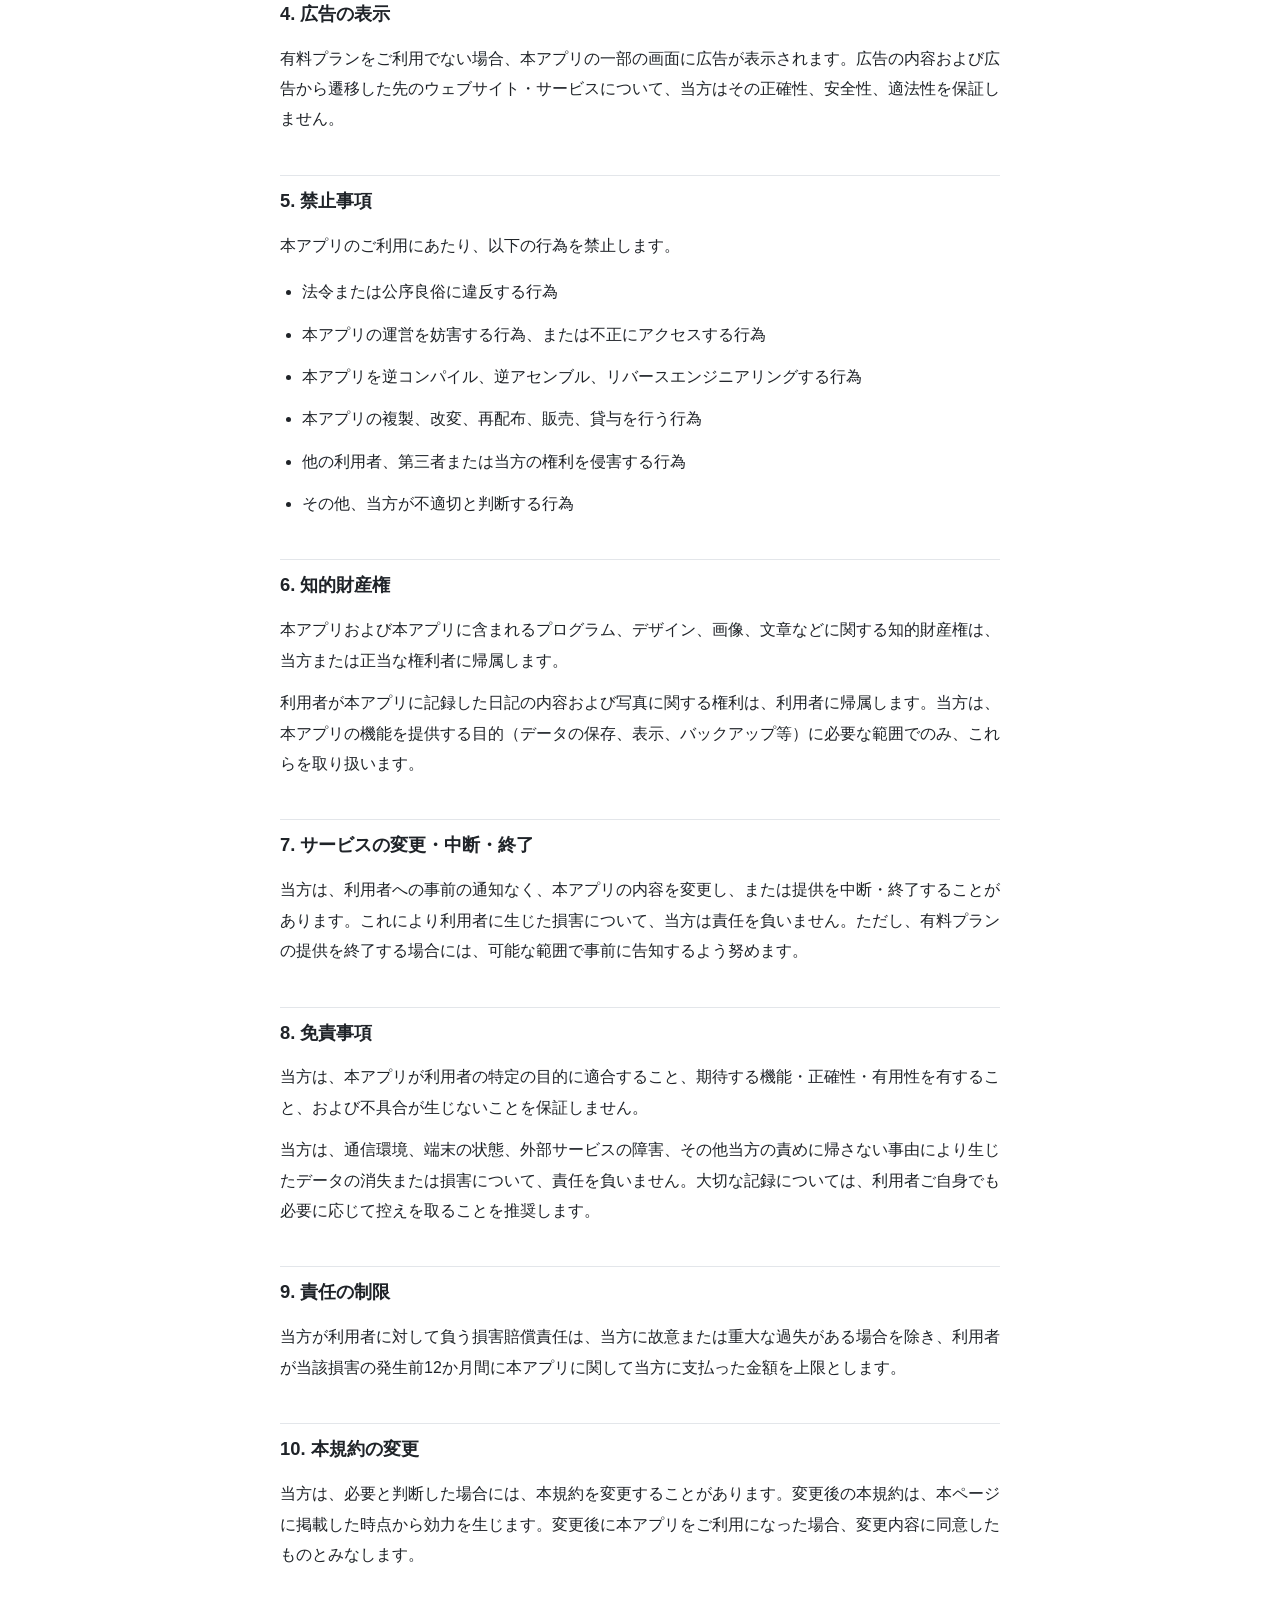
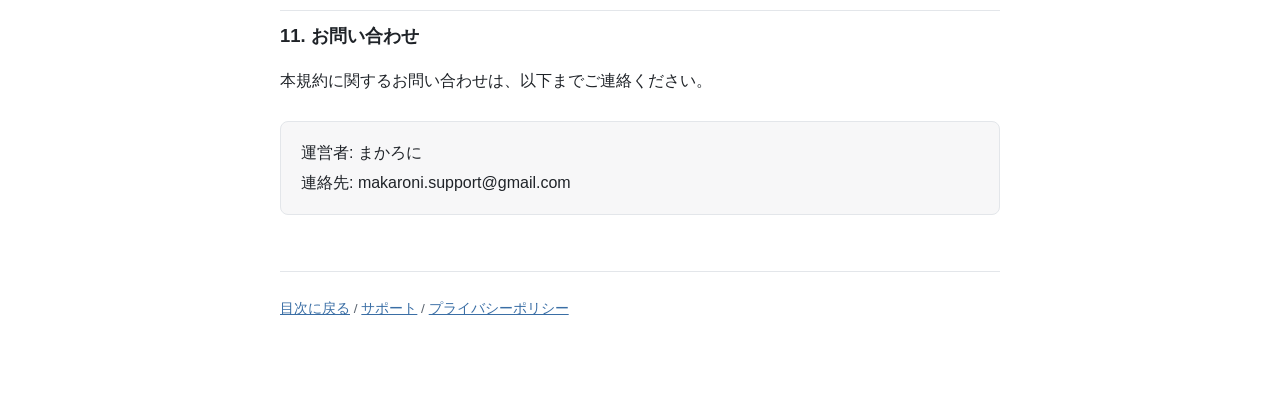
<file: terms-of-service.html>
<!DOCTYPE html>
<html lang="ja">
<head>
<meta charset="UTF-8">
<meta name="viewport" content="width=device-width, initial-scale=1">
<meta name="robots" content="index, follow">
<title>利用規約 | TAIPARU</title>
<link rel="stylesheet" href="style.css">
</head>
<body>
<header>
  <h1>利用規約</h1>
  <p class="meta">
    アプリ名: TAIPARU<br>
    制定日: 2026年8月12日 / 最終更新日: 2026年11月17日
  </p>
</header>

<main>
  <p class="lead">
    本利用規約（以下「本規約」といいます）は、まかろに（以下「当方」といいます）が提供する iOS および Android 向けのアプリ「TAIPARU」（以下「本アプリ」といいます）の利用条件を定めるものです。本アプリをご利用になる場合、本規約に同意したものとみなします。
  </p>

  <h2>1. 本アプリの利用</h2>
  <p>
    本アプリは、日々の出来事や気持ちを記録し、カレンダーや一覧から振り返るための日記アプリです。アカウント登録は不要で、初回起動時に自動的に発行される匿名の識別子によりご利用いただけます。任意で、Apple または Google のアカウント（Android 版では Google のアカウントのみ）でログインすることもできます。
  </p>
  <p>
    未成年の方がご利用になる場合は、保護者の方の同意を得たうえでご利用ください。有料プランを購入する場合も同様です。
  </p>

  <h2>2. データの保存と復元に関する重要事項</h2>
  <div class="note">
    <p>
      <strong>本アプリにログインしていない場合、本アプリを削除したとき、機種変更を行ったとき、または端末を初期化したときに、それまでに記録した日記データを復元する手段はありません。</strong>
    </p>
  </div>
  <p>
    Apple または Google のアカウント（Android 版では Google のアカウント）でログインしている場合は、別の端末や再インストールした本アプリで同じアカウントでログインすることにより、日記データを引き続きご利用いただけます。ログインは有料プランのご利用の有無にかかわらず、無料でご利用いただけます。
  </p>
  <p>
    ログインせずに日記データを記録した端末で、以前お使いのアカウントでログインした場合、それまでその端末で記録した日記データは表示されなくなります。表示されなくなった日記データを、ログインしたアカウントへ移したり、統合したりすることはできません。
  </p>
  <p>
    本アプリは、日記データを書き出したファイルによる引き継ぎには対応していません。
  </p>

  <h2>2-2. アカウントの削除</h2>
  <p>
    利用者は、本アプリの「設定」&gt;「アカウント」&gt;「アカウントと日記を削除」から、アカウントと日記データを削除できます。
  </p>
  <p>
    削除すると、日記データ、写真、ログインに関する情報が削除され、元に戻すことはできません。iOS 版で Apple のアカウントでログインしている場合は、本アプリと Apple のアカウントとの連携も解除されます。iPhone で Apple のアカウントと連携したアカウントを Android 版で削除した場合は、Apple のアカウントとの連携は解除されないため、iPhone の「設定」&gt;（お名前）&gt;「Apple でサインイン」から本アプリを外してください。
  </p>
  <p>
    本アプリを入れていない場合（本アプリを削除した場合など）は、メールで削除を依頼できます。依頼の方法は、<a href="privacy-policy.html#account-deletion">プライバシーポリシーの「9. 保存期間とアカウント・データの削除」</a>をご確認ください。
  </p>
  <p>
    有料プランの購読は、アカウントを削除しても解約されません。購読の解約は、3.3 の方法で行ってください。
  </p>

  <h2>3. 有料プラン</h2>

  <h3>3.1 プランの種類</h3>
  <p>本アプリでは、以下の有料プラン（以下「プレミアム」といいます）を提供します。</p>
  <ul>
    <li>月額プラン（自動更新の購読）</li>
    <li>12か月プラン（自動更新の購読）</li>
    <li>買い切りプラン（一度のお支払いで継続してご利用いただけます）</li>
  </ul>
  <p>
    各プランの名称、価格、期間は、購入手続きを行う画面に表示されます。いずれのプランでも、提供されるプレミアムの特典に違いはありません。
  </p>

  <h3>3.2 無料トライアル</h3>
  <p>
    月額プランおよび12か月プランには、2週間の無料トライアルが付与される場合があります。無料トライアルの付与条件および資格の判定は App Store の仕様に従うため、過去に同一の購読グループでトライアルを利用されている場合など、付与されないことがあります。Android 版では、無料トライアルの付与条件および資格の判定は Google Play の仕様に従うため、過去に本アプリの購読を利用されている場合など、付与されないことがあります。
  </p>
  <p>
    無料トライアル期間中に解約されない場合、期間の終了時に自動的に有料の購読へ移行し、表示された価格が課金されます。また、無料トライアル期間が残っている状態で同一の購読を購入した場合、残りの無料期間は失効します。
  </p>

  <h3>3.3 自動更新と解約</h3>
  <p>
    月額プランおよび12か月プランは自動更新の購読です。iOS 版では現在の期間が終了する24時間以上前に、Android 版では次の更新日より前に自動更新を解除しない限り、期間終了時に自動的に更新され、同額が課金されます。
  </p>
  <p>
    自動更新の解除は、購入したストアでいつでも行えます。iOS 版（App Store）では、端末の「設定」アプリ &gt; 上部のお名前（Apple アカウント）&gt;「サブスクリプション」から行えます。Android 版（Google Play）では、Google Play ストアのアプリ &gt; プロフィールのアイコン &gt;「お支払いと定期購入」&gt;「定期購入」から行えます。解約後も、既に支払済みの期間が終了するまではプレミアムをご利用いただけます。
  </p>
  <p>
    買い切りプランは自動更新されません。
  </p>

  <h3>3.4 お支払いと返金</h3>
  <p>
    お支払いは、購入手続きの確定時に、iOS 版では App Store で利用している Apple アカウントに対して、Android 版では Google Play で利用している Google のアカウントに対して課金されます（本アプリへのログインに使うアカウントとは関係ありません）。購入、更新、返金に関する手続きは、iOS 版では Apple Inc. が、Android 版では Google LLC が定める条件に従います。iOS 版では、当方が直接返金を行うことはできません。返金をご希望の場合は、iOS 版では Apple のサポート窓口へ、Android 版では Google Play の返金の手続きからお問い合わせください。
  </p>

  <h3>3.5 購入の復元</h3>
  <p>
    購入したときと同じストアのアカウント（iOS 版では App Store の Apple アカウント、Android 版では Google Play の Google のアカウント。本アプリへのログインに使うアカウントとは関係ありません）であれば、アプリ内の「購入を復元」の操作により、購入済みの購読または買い切りを復元できます。App Store で購入した有料プランは Android 版では、Google Play で購入した有料プランは iOS 版では有効にならず、復元もできません。ただし、購入の復元は課金状態の復元であり、日記データそのものの復元を保証するものではありません。日記データの引き継ぎについては、2. をご確認ください。
  </p>

  <h2>4. 広告の表示</h2>
  <p>
    有料プランをご利用でない場合、本アプリの一部の画面に広告が表示されます。広告の内容および広告から遷移した先のウェブサイト・サービスについて、当方はその正確性、安全性、適法性を保証しません。
  </p>

  <h2>5. 禁止事項</h2>
  <p>本アプリのご利用にあたり、以下の行為を禁止します。</p>
  <ul>
    <li>法令または公序良俗に違反する行為</li>
    <li>本アプリの運営を妨害する行為、または不正にアクセスする行為</li>
    <li>本アプリを逆コンパイル、逆アセンブル、リバースエンジニアリングする行為</li>
    <li>本アプリの複製、改変、再配布、販売、貸与を行う行為</li>
    <li>他の利用者、第三者または当方の権利を侵害する行為</li>
    <li>その他、当方が不適切と判断する行為</li>
  </ul>

  <h2>6. 知的財産権</h2>
  <p>
    本アプリおよび本アプリに含まれるプログラム、デザイン、画像、文章などに関する知的財産権は、当方または正当な権利者に帰属します。
  </p>
  <p>
    利用者が本アプリに記録した日記の内容および写真に関する権利は、利用者に帰属します。当方は、本アプリの機能を提供する目的（データの保存、表示、バックアップ等）に必要な範囲でのみ、これらを取り扱います。
  </p>

  <h2>7. サービスの変更・中断・終了</h2>
  <p>
    当方は、利用者への事前の通知なく、本アプリの内容を変更し、または提供を中断・終了することがあります。これにより利用者に生じた損害について、当方は責任を負いません。ただし、有料プランの提供を終了する場合には、可能な範囲で事前に告知するよう努めます。
  </p>

  <h2>8. 免責事項</h2>
  <p>
    当方は、本アプリが利用者の特定の目的に適合すること、期待する機能・正確性・有用性を有すること、および不具合が生じないことを保証しません。
  </p>
  <p>
    当方は、通信環境、端末の状態、外部サービスの障害、その他当方の責めに帰さない事由により生じたデータの消失または損害について、責任を負いません。大切な記録については、利用者ご自身でも必要に応じて控えを取ることを推奨します。
  </p>

  <h2>9. 責任の制限</h2>
  <p>
    当方が利用者に対して負う損害賠償責任は、当方に故意または重大な過失がある場合を除き、利用者が当該損害の発生前12か月間に本アプリに関して当方に支払った金額を上限とします。
  </p>

  <h2>10. 本規約の変更</h2>
  <p>
    当方は、必要と判断した場合には、本規約を変更することがあります。変更後の本規約は、本ページに掲載した時点から効力を生じます。変更後に本アプリをご利用になった場合、変更内容に同意したものとみなします。
  </p>

  <h2>11. お問い合わせ</h2>
  <p>
    本規約に関するお問い合わせは、以下までご連絡ください。
  </p>
  <div class="note">
    <p>
      運営者: まかろに<br>
      連絡先: makaroni.support@gmail.com
    </p>
  </div>
</main>

<footer>
  <p><a href="index.html">目次に戻る</a> / <a href="support.html">サポート</a> / <a href="privacy-policy.html">プライバシーポリシー</a></p>
</footer>
</body>
</html>
</file>
<file: style.css>
:root {
  --bg: #ffffff;
  --surface: #f7f7f8;
  --text: #1f2328;
  --text-muted: #5c6570;
  --border: #e3e6ea;
  --accent: #3a6ea5;
}

@media (prefers-color-scheme: dark) {
  :root {
    --bg: #16181c;
    --surface: #1e2126;
    --text: #e6e8ea;
    --text-muted: #a2abb5;
    --border: #2e333a;
    --accent: #7fb0e0;
  }
}

* {
  box-sizing: border-box;
}

html {
  -webkit-text-size-adjust: 100%;
}

body {
  margin: 0;
  padding: 0 20px 80px;
  background: var(--bg);
  color: var(--text);
  font-family: -apple-system, BlinkMacSystemFont, "Hiragino Sans",
    "Hiragino Kaku Gothic ProN", "Noto Sans JP", "Yu Gothic", Meiryo, sans-serif;
  font-size: 16px;
  line-height: 1.9;
  word-break: normal;
  overflow-wrap: anywhere;
}

main,
header,
footer {
  max-width: 720px;
  margin: 0 auto;
}

header {
  padding: 40px 0 24px;
  border-bottom: 1px solid var(--border);
  margin-bottom: 32px;
}

h1 {
  font-size: 1.6rem;
  line-height: 1.5;
  margin: 0 0 12px;
}

h2 {
  font-size: 1.15rem;
  margin: 40px 0 12px;
  padding-top: 8px;
  border-top: 1px solid var(--border);
}

main h2:first-child {
  margin-top: 0;
  padding-top: 0;
  border-top: none;
}

h3 {
  font-size: 1rem;
  margin: 24px 0 8px;
}

p,
li {
  margin: 0 0 12px;
}

ul,
ol {
  padding-left: 1.4em;
}

a {
  color: var(--accent);
}

.meta {
  color: var(--text-muted);
  font-size: 0.85rem;
  line-height: 1.7;
  margin: 0;
}

.lead {
  color: var(--text-muted);
}

table {
  width: 100%;
  border-collapse: collapse;
  margin: 16px 0 24px;
  font-size: 0.92rem;
}

th,
td {
  border: 1px solid var(--border);
  padding: 10px 12px;
  text-align: left;
  vertical-align: top;
}

th {
  background: var(--surface);
  font-weight: 600;
  white-space: nowrap;
}

.note {
  background: var(--surface);
  border: 1px solid var(--border);
  border-radius: 8px;
  padding: 16px 20px;
  margin: 24px 0;
}

.note p:last-child {
  margin-bottom: 0;
}

.doc-list {
  list-style: none;
  padding: 0;
}

.doc-list li {
  border: 1px solid var(--border);
  border-radius: 8px;
  margin-bottom: 12px;
}

.doc-list a {
  display: block;
  padding: 16px 20px;
  text-decoration: none;
  font-weight: 600;
}

.doc-list span {
  display: block;
  color: var(--text-muted);
  font-weight: 400;
  font-size: 0.85rem;
  margin-top: 4px;
}

footer {
  margin-top: 56px;
  padding-top: 24px;
  border-top: 1px solid var(--border);
  color: var(--text-muted);
  font-size: 0.85rem;
}
</file>
